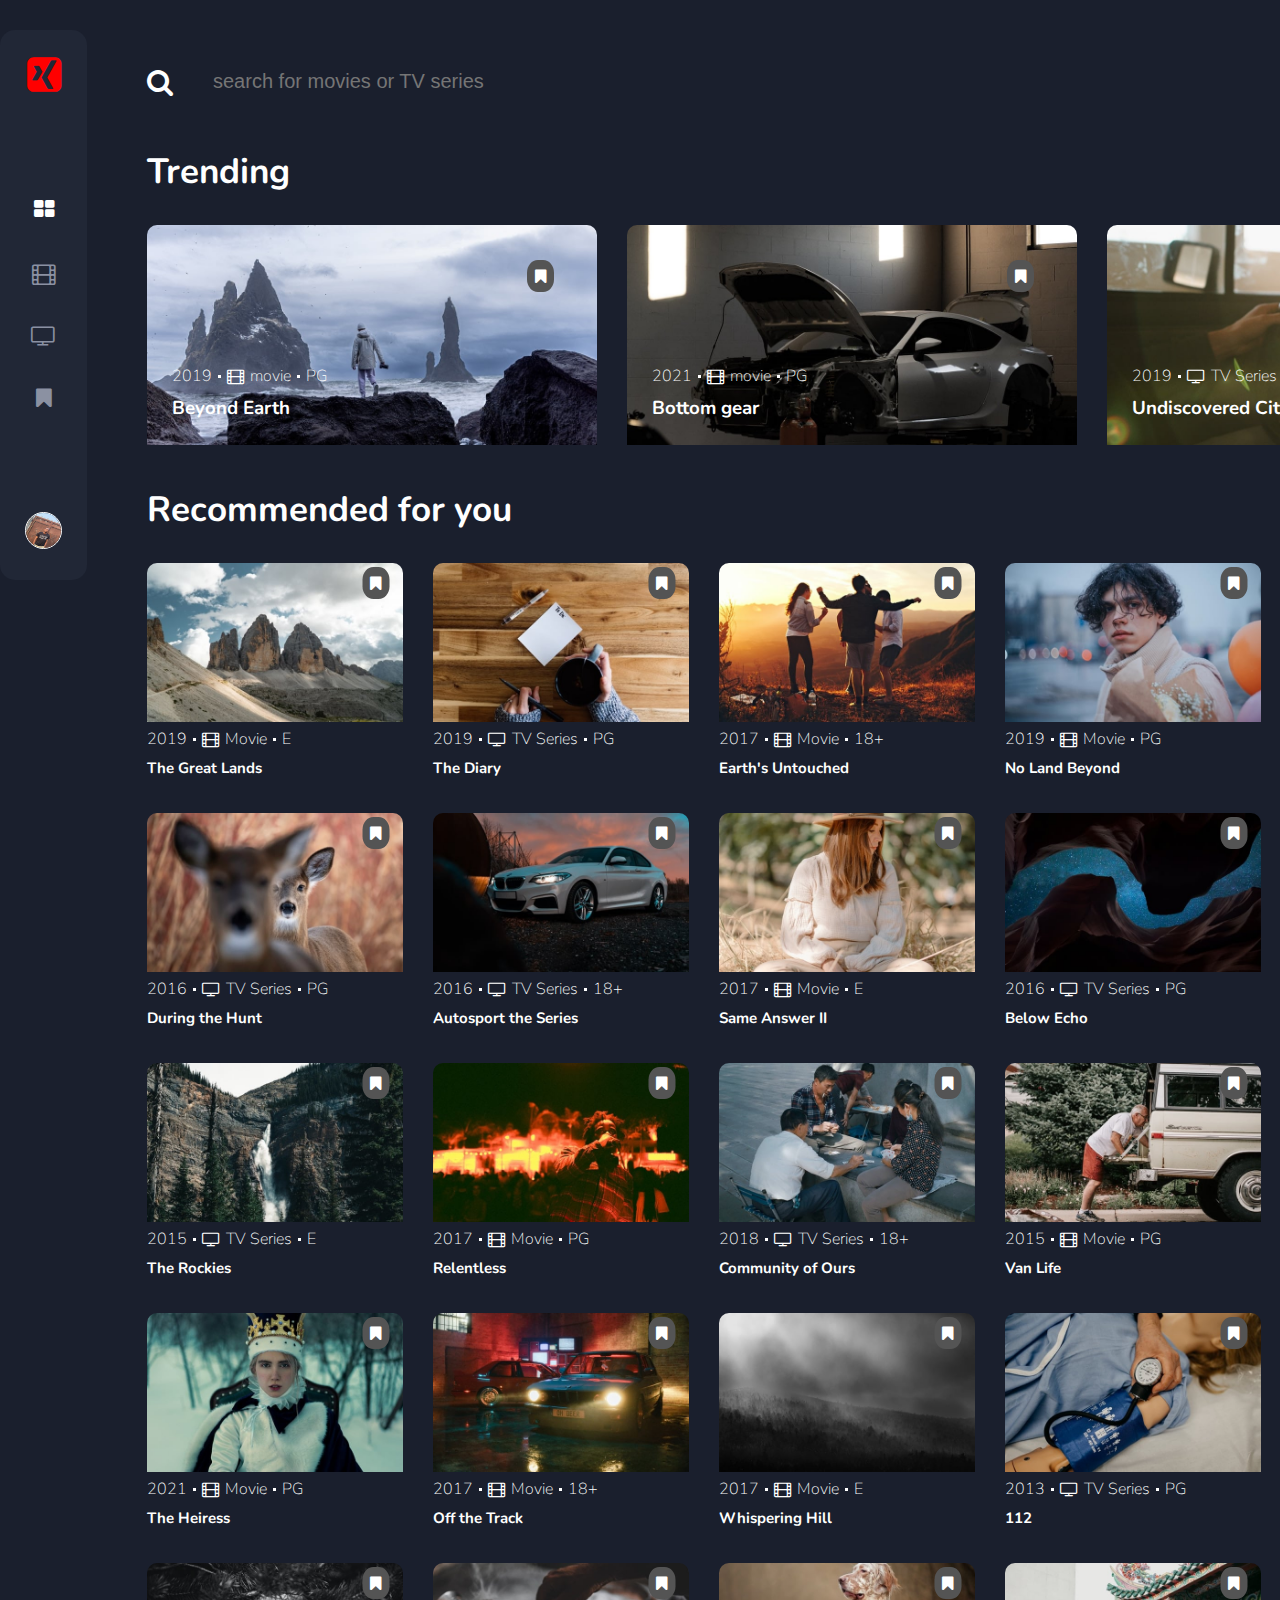
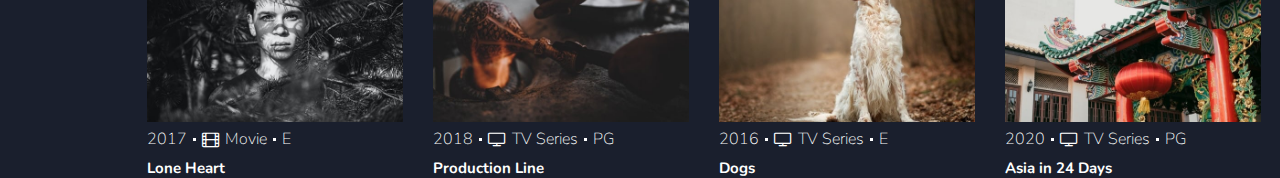
<file: web app/index.html>
<!DOCTYPE html>
<html lang="en">
<head>
    <meta charset="UTF-8">
    <meta http-equiv="X-UA-Compatible" content="IE=edge">
    <meta name="viewport" content="width=device-width, initial-scale=1.0">
    <title>web app</title>
    <link rel="stylesheet" href="style.css">
    <link rel="stylesheet" href="https://cdnjs.cloudflare.com/ajax/libs/font-awesome/4.7.0/css/font-awesome.min.css">

</head>
<body>
    <div class="sectionall">

        <div class="menu">
        
                <div class="first">
                    <a href="index.html"><i class="fa fa-xing-square" id="board"></i></a>
                </div>
        
                <div class="ico">
                    <a href="index.html"><i class=" fa fa-th-large" id="large"></i></a>
                    <i class="fa fa-film"  id="film" onclick="myCar('film')"></i>
                    <i class="fa fa-tv"  id="tv"   onclick="myCar('tv')" ></i>
                    <i class="fa fa-bookmark" id="bookmark"  onclick="myCar('bookmark')"></i>
                </div>
            
            
           
            <div class="img">
                <img src="images/img1.jpg" class="img1">  
           </div>
           

        </div>
    
       <a href="login.html"><div class="bota">
            <p>Logout</p>
            <i class="fa fa-arrow-right"></i>
        </div></a>

<div class="section1">
    
    <div class="sear">
        <i class="fa fa-search" id="sea"  ></i>
        <input type="text" value="" placeholder="search for movies or TV series" class="inp">
    </div>


<!--trending section-->

<div class="trend">
    <h1 class="tren">Trending</h1>
    <div class="trenimg">
      
            <div class="moon">
                <img src="images/earth.jpg" class="po" >

                <div class="overlay">
                    <div class="bo">
                        <i class="fa fa-bookmark  boo"></i>
                    </div>
                   
                    <div class="pg">
                        <div class="des">
                            <p class="lo">2019</p>
                            <span class="te"></span>
                            <i class="fa fa-film"></i>
                            <p class="mo">movie</p>
                            <span class="te"></span>
                            <p class="seri">PG</p>
                        </div>
                       
                        <h3 class="tit">Beyond Earth</h3>
                    </div>
                    
                </div>


                <div class="yu">
                    <div class="ty">
                        <i class="fa fa-play-circle"></i>
                        <h3>Play</h3>
                    </div>
                    
                </div>   
        </div>
    
    
       
      <div class="moon">
        <img src="images/gear.jpg" class="po">
        
        <div class="overlay">
            <div class="bo">
                <i class="fa fa-bookmark  boo"></i>
            </div>
           
            <div class="pg">
                <div class="des">
                    <p class="lo">2021</p>
                    <span class="te"></span>
                    <i class="fa fa-film"></i>
                    <p class="mo">movie</p>
                    <span class="te"></span>
                    <p class="seri">PG</p>
                </div>
               
                <h3 class="tit">Bottom gear</h3>
            </div>
            
        </div>

        
        <div class="yu">
            <div class="ty">
                <i class="fa fa-play-circle"></i>
                <h3>Play</h3>
            </div>
            
        </div>
      </div>

      
       <div class="moon">
        <img src="images/cities.jpg" class="po">
        <div class="overlay">
            <div class="bo">
                <i class="fa fa-bookmark  boo"></i>
            </div>
            <div class="pg">
                <div class="des">
                    <p class="lo">2019</p>
                    <span class="te"></span>
                    <i class="fa fa-tv"></i>
                    <p class="mo">TV Series</p>
                    <span class="te"></span>
                    <p class="seri">E</p>
                </div>
               
                <h3 class="tit">Undiscovered Cities </h3>
            </div>
            
        </div>

        
        <div class="yu">
            <div class="ty">
                <i class="fa fa-play-circle"></i>
                <h3>Play</h3>
            </div>
            
        </div>
       </div>


       <div class="moon">
        <img src="images/1998.jpg" class="po">
       
        <div class="overlay">
            <div class="bo">
                <i class="fa fa-bookmark  boo"></i>
            </div>
           
            <div class="pg">
                <div class="des">
                    <p class="lo">2021</p>
                    <span class="te"></span>
                    <i class="fa fa-film"></i>
                    <p class="mo">movie</p>
                    <span class="te"></span>
                    <p class="seri">18+</p>
                </div>
               
                <h3 class="tit">1998 </h3>
            </div>
            
        </div>

        
        <div class="yu">
            <div class="ty">
                <i class="fa fa-play-circle"></i>
                <h3>Play</h3>
            </div>
            
        </div>
       </div>

       <div class="moon">
        <img src="images/moon.jpg"  class="po">

        <div class="overlay">
            <div class="bo">
                <i class="fa fa-bookmark  boo"></i>
            </div>
           

            <div class="pg">
                <div class="des">
                    <p class="lo">2018</p>
                    <span class="te"></span>
                    <i class="fa fa-tv"></i>
                    <p class="mo">Tv series</p>
                    <span class="te"></span>
                    <p class="seri">PG</p>
                </div>
               
                <h3 class="tit">Dark Side of the Moon</h3>
            </div>
            
        </div>

        
        <div class="yu">
            <div class="ty">
                <i class="fa fa-play-circle"></i>
                <h3>Play</h3>
            </div>
            
        </div>
       </div>
      

    </div>
</div>



<!--recommemded section-->




<div class="lol">
    <div class="mova">
        <h1 class="lai">Movies</h1>
        <div class="movieimg">
    
    <div class="beyondo" id ="movie">
    <div class="beyond">
    
        <img src="images/lands.jpg" class="ima">
        
        
            <div class="mark">
                <i class="fa fa-bookmark  mar"></i>
            </div>
       
    
        <div class="yu">
            <div class="ty">
                <i class="fa fa-play-circle"></i>
                <h3>Play</h3>
            </div>
            
        </div>
    
    </div>
    
        
    <div class="ya">
        <div class="de">
            <p class="dat">2019</p>
            <span class="spa1"></span>
            <i class="fa fa-film  movieic"></i>
            <p class="genre">Movie</p>
            <span class="spa2"></span>
            <p class="type">E</p>
        </div>
       
        <h3 class="title">The Great Lands</h3>
    </div>
    </div>
    
    
    
            <div class="beyondo"  id="movie">
    
                <div class="beyond">
    
                    <img src="images/untouched.jpg" class="ima">
                            
            <div class="mark">
                <i class="fa fa-bookmark  mar"></i>
            </div>
       
    
        <div class="yu">
            <div class="ty">
                <i class="fa fa-play-circle"></i>
                <h3>Play</h3>
            </div>
            
        </div>
                    
                </div>
    
                              
    <div class="ya">
    
        <div class="de">
            <p class="dat">2017</p>
            <span class="spa1"></span>
            <i class="fa fa-film  movieic"></i>
            <p class="genre">Movie</p>
            <span class="spa2"></span>
            <p class="type">18+</p>
        </div>
       
        <h3 class="title">Earth's Untouched</h3>
    </div>
    
            </div>
        </div>
            
    
    <div class="movieimg">
            <div class="beyondo" id="movie">
    
                <div class="beyond">
    
                    <img src="images/beyond.jpg" class="ima">
                                  
            <div class="mark">
                <i class="fa fa-bookmark  mar"></i>
            </div>
       
    
        <div class="yu">
            <div class="ty">
                <i class="fa fa-play-circle"></i>
                <h3>Play</h3>
            </div>
            
        </div>
                    
                </div>
    
     <div class="ya">
    
        <div class="de">
            <p class="dat">2019</p>
            <span class="spa1"></span>
            <i class="fa fa-film  movieic"></i>
            <p class="genre">Movie</p>
            <span class="spa2"></span>
            <p class="type">PG</p>
        </div>
       
        <h3 class="title" >No Land Beyond</h3>
    </div>
                
            </div>
    
    
    
            
            <div class="beyondo" id="movie">
            
                <div class="beyond">
    
                    <img src="images/answer.jpg" class="ima">
                            
            <div class="mark">
                <i class="fa fa-bookmark  mar"></i>
            </div>
       
    
        <div class="yu">
            <div class="ty">
                <i class="fa fa-play-circle"></i>
                <h3>Play</h3>
            </div>
            
        </div>
                    
                </div>
    
                              
    <div class="ya">
    
        <div class="de">
            <p class="dat">2017</p>
            <span class="spa1"></span>
            <i class="fa fa-film  movieic"></i>
            <p class="genre">Movie</p>
            <span class="spa2"></span>
            <p class="type">E</p>
        </div>
       
        <h3 class="title">Same Answer II</h3>
    </div>
    
            </div>
            
            
        </div>
    
    
    
    
    
    
    
        
        <div class="movieimg">
            
    
            <div class="beyondo"  id="movie">
    
                <div class="beyond">
    
                    <img src="images/relentless.jpg" class="ima">
    
                    
            <div class="mark">
                <i class="fa fa-bookmark  mar"></i>
            </div>
       
    
        <div class="yu">
            <div class="ty">
                <i class="fa fa-play-circle"></i>
                <h3>Play</h3>
            </div>
            
        </div>
                    
                    
                </div>
    
    
                     
    <div class="ya">
    
        <div class="de">
            <p class="dat">2017</p>
            <span class="spa1"></span>
            <i class="fa fa-film  movieic"></i>
            <p class="genre">Movie</p>
            <span class="spa2"></span>
            <p class="type">PG</p>
        </div>
       
        <h3 class="title">Relentless</h3>
    </div>
            </div>
            
    
    
    
            <div class="beyondo" id="movie">
    
                <div class="beyond">
    
                    <img src="images/vanlife.jpg" class="ima">
                                  
            <div class="mark">
                <i class="fa fa-bookmark  mar"></i>
            </div>
       
    
        <div class="yu">
            <div class="ty">
                <i class="fa fa-play-circle"></i>
                <h3>Play</h3>
            </div>
            
        </div>
                    
                </div>
    
     <div class="ya">
        <div class="de">
            <p class="dat">2015</p>
            <span class="spa1"></span>
            <i class="fa fa-film  movieic"></i>
            <p class="genre">Movie</p>
            <span class="spa2"></span>
            <p class="type">PG</p>
        </div>
       
        <h3 class="title">Van Life</h3>
    </div>
                
            </div>
            
            </div>

            <div class="movieimg">
            
        <div class="beyondo"  id="movie">
    
            <div class="beyond">
        
                <img src="images/heiress.jpg" class="ima">
                
                
                    <div class="mark">
                        <i class="fa fa-bookmark  mar"></i>
                    </div>
               
        
                <div class="yu">
                    <div class="ty">
                        <i class="fa fa-play-circle"></i>
                        <h3>Play</h3>
                    </div>
                    
                </div>
        
            </div>
        
                
            <div class="ya">
                <div class="de">
                    <p class="dat">2021</p>
                    <span class="spa1"></span>
                    <i class="fa fa-film  movieic"></i>
                    <p class="genre">Movie</p>
                    <span class="spa2"></span>
                    <p class="type">PG</p>
                </div>
               
                <h3 class="title">The Heiress</h3>
            </div>
        </div>
        
        
                    <div class="beyondo" id="movie">
        
                        <div class="beyond">
        
                            <img src="images/track.jpg" class="ima">
        
                            
                    <div class="mark">
                        <i class="fa fa-bookmark  mar"></i>
                    </div>
               
        
                <div class="yu">
                    <div class="ty">
                        <i class="fa fa-play-circle"></i>
                        <h3>Play</h3>
                    </div>
                    
                </div>
                            
                            
                        </div>
        
        
                             
            <div class="ya">
        
                <div class="de">
                    <p class="dat">2017</p>
                    <span class="spa1"></span>
                    <i class="fa fa-film  movieic"></i>
                    <p class="genre">Movie</p>
                    <span class="spa2"></span>
                    <p class="type">18+</p>
                </div>
               
                <h3 class="title">Off the Track</h3>
            </div>
                    </div>
                    
        </div>
    
    
        
        
        <div class="movieimg">
                    <div class="beyondo" id="movie">
        
                        <div class="beyond">
        
                            <img src="images/hill.jpg" class="ima">
                                    
                    <div class="mark">
                        <i class="fa fa-bookmark  mar"></i>
                    </div>
               
        
                <div class="yu">
                    <div class="ty">
                        <i class="fa fa-play-circle"></i>
                        <h3>Play</h3>
                    </div>
                    
                </div>
                            
                        </div>
        
                                      
            <div class="ya">
                <div class="de">
                    <p class="dat">2017</p>
                    <span class="spa1"></span>
                    <i class="fa fa-film  movieic"></i>
                    <p class="genre">Movie</p>
                    <span class="spa2"></span>
                    <p class="type">E</p>
                </div>
        
               
                <h3 class="title">Whispering Hill</h3>
            </div>
            
                    </div>
    
                    <div class="beyondo">
    
    
                        <div class="beyond" id="movie">
                    
                            <img src="images/heart.jpg" class="ima">
                            
                            
                                <div class="mark">
                                    <i class="fa fa-bookmark  mar"></i>
                                </div>
                           
                    
                            <div class="yu">
                                <div class="ty">
                                    <i class="fa fa-play-circle"></i>
                                    <h3>Play</h3>
                                </div>
                                
                            </div>
                    
                        </div>
                    
                            
                        <div class="ya">
                    
                            <div class="de">
                                <p class="dat">2017</p>
                                <span class="spa1"></span>
                                <i class="fa fa-film  movieic"></i>
                                <p class="genre">Movie</p>
                                <span class="spa2"></span>
                                <p class="type">E</p>
                            </div>
                           
                            <h3 class="title">Lone Heart</h3>
                        </div>
                    </div>
                    
        </div>
                    
            
            
    </div>
    
</div>




































































































<div class="lola">
    <div class="tva">
        <h1 class="lai">Tv series</h1>
        <div class="tvimg">
    
            <div class="beyondo">

                <div class="beyond">

                    <img src="images/diary.jpg" class="ima">

                    
            <div class="mark">
                <i class="fa fa-bookmark  mar"></i>
            </div>
       

        <div class="yu">
            <div class="ty">
                <i class="fa fa-play-circle"></i>
                <h3>Play</h3>
            </div>
            
        </div>
                    
                    
                </div>


                     
    <div class="ya">
        <div class="de">
            <p class="dat">2019</p>
            <span class="spa1"></span>
            <i class="fa fa-tv  movieic"></i>
            <p class="genre">TV Series</p>
            <span class="spa2"></span>
            <p class="type">PG</p>
        </div>
        <h3 class="title">The Diary</h3>
    </div>
            </div>

 
        
            <div class="beyondo">
        
                <div class="beyond">
            
                    <img src="images/hunt.jpg" class="ima">
                    
                    
                        <div class="mark">
                            <i class="fa fa-bookmark  mar"></i>
                        </div>
                   
            
                    <div class="yu">
                        <div class="ty">
                            <i class="fa fa-play-circle"></i>
                            <h3>Play</h3>
                        </div>
                        
                    </div>
            
                </div>
            
                    
                <div class="ya">
            
                    <div class="de">
                        <p class="dat">2016</p>
                        <span class="spa1"></span>
                        <i class="fa fa-tv  movieic"></i>
                        <p class="genre">TV Series</p>
                        <span class="spa2"></span>
                        <p class="type">PG</p>
                    </div>
                   
                    <h3 class="title">During the Hunt</h3>
                </div>
            </div>
            
        </div>






        <div class="tvimg">
                        <div class="beyondo">
            
                            <div class="beyond">
            
                                <img src="images/series.jpg" class="ima">
            
                                
                        <div class="mark">
                            <i class="fa fa-bookmark  mar"></i>
                        </div>
                   
            
                    <div class="yu">
                        <div class="ty">
                            <i class="fa fa-play-circle"></i>
                            <h3>Play</h3>
                        </div>
                        
                    </div>
                                
                                
                            </div>
            
            
                                 
                <div class="ya">
            
                    <div class="de">
                        <p class="dat">2016</p>
                        <span class="spa1"></span>
                        <i class="fa fa-tv  movieic"></i>
                        <p class="genre">TV Series</p>
                        <span class="spa2"></span>
                        <p class="type">18+</p>
                    </div>
                   
                    <h3 class="title">Autosport the Series</h3>
                </div>
                        </div>
                        
            
            
        
                        <div class="beyondo">
            
                            <div class="beyond">
            
                                <img src="images/echo.jpg" class="ima">
                                              
                        <div class="mark">
                            <i class="fa fa-bookmark  mar"></i>
                        </div>
                   
            
                    <div class="yu">
                        <div class="ty">
                            <i class="fa fa-play-circle"></i>
                            <h3>Play</h3>
                        </div>
                        
                    </div>
                                
                            </div>
            
                 <div class="ya">
            
                    <div class="de">
                        <p class="dat">2016</p>
                        <span class="spa1"></span>
                        <i class="fa fa-tv  movieic"></i>
                        <p class="genre">TV Series</p>
                        <span class="spa2"></span>
                        <p class="type">PG</p>
                    </div>
                   
                    <h3 class="title">Below Echo</h3>
                </div>
                            
                        </div>
                        
                    </div>



                    <div class="tvimg">

                        <div class="beyondo">


                            <div class="beyond">
                        
                                <img src="images/rokkies.jpg" class="ima">
                                
                                
                                    <div class="mark">
                                        <i class="fa fa-bookmark  mar"></i>
                                    </div>
                               
                        
                                <div class="yu">
                                    <div class="ty">
                                        <i class="fa fa-play-circle"></i>
                                        <h3>Play</h3>
                                    </div>
                                    
                                </div>
                        
                            </div>
                        
                                
                            <div class="ya">
                        
                                
                                <div class="de">
                                    <p class="dat">2015</p>
                                    <span class="spa1"></span>
                                    <i class="fa fa-tv  movieic"></i>
                                    <p class="genre">TV Series</p>
                                    <span class="spa2"></span>
                                    <p class="type">E</p>
                                </div>
                               
                                <h3 class="title">The Rockies</h3>
                            </div>
                        </div>
                        
                        
                                    
                                    <div class="beyondo">
                        
                                        <div class="beyond">
                        
                                            <img src="images/ours.jpg" class="ima">
                                                    
                                    <div class="mark">
                                        <i class="fa fa-bookmark  mar"></i>
                                    </div>
                               
                        
                                <div class="yu">
                                    <div class="ty">
                                        <i class="fa fa-play-circle"></i>
                                        <h3>Play</h3>
                                    </div>
                                    
                                </div>
                                            
                                        </div>
                        
                                                      
                            <div class="ya">
                        
                                <div class="de">
                                    <p class="dat">2018</p>
                                    <span class="spa1"></span>
                                    <i class="fa fa-tv  movieic"></i>
                                    <p class="genre">TV Series</p>
                                    <span class="spa2"></span>
                                    <p class="type">18+</p>
                                </div>
                               
                                <h3 class="title">Community of Ours</h3>
                            </div>
                            
                                    </div>
                                    
                    </div>





<div class="tvimg">


    
    <div class="beyondo">

        <div class="beyond">

            <img src="images/one one.jpg" class="ima">
                          
    <div class="mark">
        <i class="fa fa-bookmark  mar"></i>
    </div>


<div class="yu">
    <div class="ty">
        <i class="fa fa-play-circle"></i>
        <h3>Play</h3>
    </div>
    
</div>
            
        </div>

<div class="ya">

<div class="de">
    <p class="dat">2013</p>
    <span class="spa1"></span>
    <i class="fa fa-tv  movieic"></i>
    <p class="genre">TV Series</p>
    <span class="spa2"></span>
    <p class="type">PG</p>
</div>


<h3 class="title">112</h3>
</div>
        
    </div>





    
    <div class="beyondo">

        <div class="beyond">

            <img src="images/line.jpg" class="ima">

            
    <div class="mark">
        <i class="fa fa-bookmark  mar"></i>
    </div>


<div class="yu">
    <div class="ty">
        <i class="fa fa-play-circle"></i>
        <h3>Play</h3>
    </div>
    
</div>
            
            
        </div>


             
<div class="ya">
<div class="de">
    <p class="dat">2018</p>
    <span class="spa1"></span>
    <i class="fa fa-tv  movieic"></i>
    <p class="genre">TV Series</p>
    <span class="spa2"></span>
    <p class="type">PG</p>
</div>

<h3 class="title">Production Line</h3>
</div>
    </div>
    




</div>
















<div class="tvimg">
    
    <div class="beyondo">

        <div class="beyond">

            <img src="images/24 days.jpg" class="ima">
                          
    <div class="mark">
        <i class="fa fa-bookmark  mar"></i>
    </div>


<div class="yu">
    <div class="ty">
        <i class="fa fa-play-circle"></i>
        <h3>Play</h3>
    </div>
    
</div>
            
        </div>

<div class="ya">
<div class="de">
    <p class="dat">2020</p>
    <span class="spa1"></span>
    <i class="fa fa-tv  movieic"></i>
    <p class="genre">TV Series</p>
    <span class="spa2"></span>
    <p class="type">PG</p>
</div>

<h3 class="title">Asia in 24 Days</h3>
</div>
        
    </div>



    
    <div class="beyondo">

        <div class="beyond">

            <img src="images/dogs.jpg" class="ima">
                    
    <div class="mark">
        <i class="fa fa-bookmark  mar"></i>
    </div>


<div class="yu">
    <div class="ty">
        <i class="fa fa-play-circle"></i>
        <h3>Play</h3>
    </div>
    
</div>
            
        </div>

                      
<div class="ya">
<div class="de">
    <p class="dat">2016</p>
    <span class="spa1"></span>
    <i class="fa fa-tv  movieic"></i>
    <p class="genre">TV Series</p>
    <span class="spa2"></span>
    <p class="type">E</p>
</div>

<h3 class="title">Dogs</h3>
</div>

    </div>
    
</div>



     
            
    </div>
    
</div>
















































<!--sect1-->
    <div class="reco">
        <h1 class="rec">Recommended for you</h1>
        <div class="recoimg">

<div class="beyondo">
    <div class="beyond">

        <img src="images/lands.jpg" class="ima">
        
        
            <div class="mark">
                <i class="fa fa-bookmark  mar"></i>
            </div>
       

        <div class="yu">
            <div class="ty">
                <i class="fa fa-play-circle"></i>
                <h3>Play</h3>
            </div>
            
        </div>

    </div>

        
    <div class="ya">
        <div class="de">
            <p class="dat">2019</p>
            <span class="spa1"></span>
            <i class="fa fa-film  movieic"></i>
            <p class="genre">Movie</p>
            <span class="spa2"></span>
            <p class="type">E</p>
        </div>
       
        <h3 class="title">The Great Lands</h3>
    </div>
</div>


            <div class="beyondo">

                <div class="beyond">

                    <img src="images/diary.jpg" class="ima">

                    
            <div class="mark">
                <i class="fa fa-bookmark  mar"></i>
            </div>
       

        <div class="yu">
            <div class="ty">
                <i class="fa fa-play-circle"></i>
                <h3>Play</h3>
            </div>
            
        </div>
                    
                    
                </div>


                     
    <div class="ya">
        <div class="de">
            <p class="dat">2019</p>
            <span class="spa1"></span>
            <i class="fa fa-tv  movieic"></i>
            <p class="genre">TV Series</p>
            <span class="spa2"></span>
            <p class="type">PG</p>
        </div>
        <h3 class="title">The Diary</h3>
    </div>
            </div>
            



            <div class="beyondo">

                <div class="beyond">

                    <img src="images/untouched.jpg" class="ima">
                            
            <div class="mark">
                <i class="fa fa-bookmark  mar"></i>
            </div>
       

        <div class="yu">
            <div class="ty">
                <i class="fa fa-play-circle"></i>
                <h3>Play</h3>
            </div>
            
        </div>
                    
                </div>

                              
    <div class="ya">

        <div class="de">
            <p class="dat">2017</p>
            <span class="spa1"></span>
            <i class="fa fa-film  movieic"></i>
            <p class="genre">Movie</p>
            <span class="spa2"></span>
            <p class="type">18+</p>
        </div>
       
        <h3 class="title">Earth's Untouched</h3>
    </div>
    
            </div>
            


            <div class="beyondo">

                <div class="beyond">

                    <img src="images/beyond.jpg" class="ima">
                                  
            <div class="mark">
                <i class="fa fa-bookmark  mar"></i>
            </div>
       

        <div class="yu">
            <div class="ty">
                <i class="fa fa-play-circle"></i>
                <h3>Play</h3>
            </div>
            
        </div>
                    
                </div>

     <div class="ya">

        <div class="de">
            <p class="dat">2019</p>
            <span class="spa1"></span>
            <i class="fa fa-film  movieic"></i>
            <p class="genre">Movie</p>
            <span class="spa2"></span>
            <p class="type">PG</p>
        </div>
       
        <h3 class="title" >No Land Beyond</h3>
    </div>
                
            </div>
            
        </div>
    </div>



    <!--sect2-->



        <div class="recoimg">
<div class="beyondo">


    <div class="beyond">

        <img src="images/hunt.jpg" class="ima">
        
        
            <div class="mark">
                <i class="fa fa-bookmark  mar"></i>
            </div>
       

        <div class="yu">
            <div class="ty">
                <i class="fa fa-play-circle"></i>
                <h3>Play</h3>
            </div>
            
        </div>

    </div>

        
    <div class="ya">

        <div class="de">
            <p class="dat">2016</p>
            <span class="spa1"></span>
            <i class="fa fa-tv  movieic"></i>
            <p class="genre">TV Series</p>
            <span class="spa2"></span>
            <p class="type">PG</p>
        </div>
       
        <h3 class="title">During the Hunt</h3>
    </div>
</div>


            <div class="beyondo">

                <div class="beyond">

                    <img src="images/series.jpg" class="ima">

                    
            <div class="mark">
                <i class="fa fa-bookmark  mar"></i>
            </div>
       

        <div class="yu">
            <div class="ty">
                <i class="fa fa-play-circle"></i>
                <h3>Play</h3>
            </div>
            
        </div>
                    
                    
                </div>


                     
    <div class="ya">

        <div class="de">
            <p class="dat">2016</p>
            <span class="spa1"></span>
            <i class="fa fa-tv  movieic"></i>
            <p class="genre">TV Series</p>
            <span class="spa2"></span>
            <p class="type">18+</p>
        </div>
       
        <h3 class="title">Autosport the Series</h3>
    </div>
            </div>
            



            <div class="beyondo">

                <div class="beyond">

                    <img src="images/answer.jpg" class="ima">
                            
            <div class="mark">
                <i class="fa fa-bookmark  mar"></i>
            </div>
       

        <div class="yu">
            <div class="ty">
                <i class="fa fa-play-circle"></i>
                <h3>Play</h3>
            </div>
            
        </div>
                    
                </div>

                              
    <div class="ya">

        <div class="de">
            <p class="dat">2017</p>
            <span class="spa1"></span>
            <i class="fa fa-film  movieic"></i>
            <p class="genre">Movie</p>
            <span class="spa2"></span>
            <p class="type">E</p>
        </div>
       
        <h3 class="title">Same Answer II</h3>
    </div>
    
            </div>
            


            <div class="beyondo">

                <div class="beyond">

                    <img src="images/echo.jpg" class="ima">
                                  
            <div class="mark">
                <i class="fa fa-bookmark  mar"></i>
            </div>
       

        <div class="yu">
            <div class="ty">
                <i class="fa fa-play-circle"></i>
                <h3>Play</h3>
            </div>
            
        </div>
                    
                </div>

     <div class="ya">

        <div class="de">
            <p class="dat">2016</p>
            <span class="spa1"></span>
            <i class="fa fa-tv  movieic"></i>
            <p class="genre">TV Series</p>
            <span class="spa2"></span>
            <p class="type">PG</p>
        </div>
       
        <h3 class="title">Below Echo</h3>
    </div>
                
            </div>
            
        </div>
    

    <!--sect3-->


    
    
        <div class="recoimg">
<div class="beyondo">


    <div class="beyond">

        <img src="images/rokkies.jpg" class="ima">
        
        
            <div class="mark">
                <i class="fa fa-bookmark  mar"></i>
            </div>
       

        <div class="yu">
            <div class="ty">
                <i class="fa fa-play-circle"></i>
                <h3>Play</h3>
            </div>
            
        </div>

    </div>

        
    <div class="ya">

        
        <div class="de">
            <p class="dat">2015</p>
            <span class="spa1"></span>
            <i class="fa fa-tv  movieic"></i>
            <p class="genre">TV Series</p>
            <span class="spa2"></span>
            <p class="type">E</p>
        </div>
       
        <h3 class="title">The Rockies</h3>
    </div>
</div>


            <div class="beyondo">

                <div class="beyond">

                    <img src="images/relentless.jpg" class="ima">

                    
            <div class="mark">
                <i class="fa fa-bookmark  mar"></i>
            </div>
       

        <div class="yu">
            <div class="ty">
                <i class="fa fa-play-circle"></i>
                <h3>Play</h3>
            </div>
            
        </div>
                    
                    
                </div>


                     
    <div class="ya">

        <div class="de">
            <p class="dat">2017</p>
            <span class="spa1"></span>
            <i class="fa fa-film  movieic"></i>
            <p class="genre">Movie</p>
            <span class="spa2"></span>
            <p class="type">PG</p>
        </div>
       
        <h3 class="title">Relentless</h3>
    </div>
            </div>
            



            <div class="beyondo">

                <div class="beyond">

                    <img src="images/ours.jpg" class="ima">
                            
            <div class="mark">
                <i class="fa fa-bookmark  mar"></i>
            </div>
       

        <div class="yu">
            <div class="ty">
                <i class="fa fa-play-circle"></i>
                <h3>Play</h3>
            </div>
            
        </div>
                    
                </div>

                              
    <div class="ya">

        <div class="de">
            <p class="dat">2018</p>
            <span class="spa1"></span>
            <i class="fa fa-tv  movieic"></i>
            <p class="genre">TV Series</p>
            <span class="spa2"></span>
            <p class="type">18+</p>
        </div>
       
        <h3 class="title">Community of Ours</h3>
    </div>
    
            </div>
            


            <div class="beyondo">

                <div class="beyond">

                    <img src="images/vanlife.jpg" class="ima">
                                  
            <div class="mark">
                <i class="fa fa-bookmark  mar"></i>
            </div>
       

        <div class="yu">
            <div class="ty">
                <i class="fa fa-play-circle"></i>
                <h3>Play</h3>
            </div>
            
        </div>
                    
                </div>

     <div class="ya">
        <div class="de">
            <p class="dat">2015</p>
            <span class="spa1"></span>
            <i class="fa fa-film  movieic"></i>
            <p class="genre">Movie</p>
            <span class="spa2"></span>
            <p class="type">PG</p>
        </div>
       
        <h3 class="title">Van Life</h3>
    </div>
                
            </div>
            
        </div>
    
    

    <!--sect4-->


    
    
        <div class="recoimg">
<div class="beyondo">


    <div class="beyond">

        <img src="images/heiress.jpg" class="ima">
        
        
            <div class="mark">
                <i class="fa fa-bookmark  mar"></i>
            </div>
       

        <div class="yu">
            <div class="ty">
                <i class="fa fa-play-circle"></i>
                <h3>Play</h3>
            </div>
            
        </div>

    </div>

        
    <div class="ya">
        <div class="de">
            <p class="dat">2021</p>
            <span class="spa1"></span>
            <i class="fa fa-film  movieic"></i>
            <p class="genre">Movie</p>
            <span class="spa2"></span>
            <p class="type">PG</p>
        </div>
       
        <h3 class="title">The Heiress</h3>
    </div>
</div>


            <div class="beyondo">

                <div class="beyond">

                    <img src="images/track.jpg" class="ima">

                    
            <div class="mark">
                <i class="fa fa-bookmark  mar"></i>
            </div>
       

        <div class="yu">
            <div class="ty">
                <i class="fa fa-play-circle"></i>
                <h3>Play</h3>
            </div>
            
        </div>
                    
                    
                </div>


                     
    <div class="ya">

        <div class="de">
            <p class="dat">2017</p>
            <span class="spa1"></span>
            <i class="fa fa-film  movieic"></i>
            <p class="genre">Movie</p>
            <span class="spa2"></span>
            <p class="type">18+</p>
        </div>
       
        <h3 class="title">Off the Track</h3>
    </div>
            </div>
            



            <div class="beyondo">

                <div class="beyond">

                    <img src="images/hill.jpg" class="ima">
                            
            <div class="mark">
                <i class="fa fa-bookmark  mar"></i>
            </div>
       

        <div class="yu">
            <div class="ty">
                <i class="fa fa-play-circle"></i>
                <h3>Play</h3>
            </div>
            
        </div>
                    
                </div>

                              
    <div class="ya">
        <div class="de">
            <p class="dat">2017</p>
            <span class="spa1"></span>
            <i class="fa fa-film  movieic"></i>
            <p class="genre">Movie</p>
            <span class="spa2"></span>
            <p class="type">E</p>
        </div>

       
        <h3 class="title">Whispering Hill</h3>
    </div>
    
            </div>
            


            <div class="beyondo">

                <div class="beyond">

                    <img src="images/one one.jpg" class="ima">
                                  
            <div class="mark">
                <i class="fa fa-bookmark  mar"></i>
            </div>
       

        <div class="yu">
            <div class="ty">
                <i class="fa fa-play-circle"></i>
                <h3>Play</h3>
            </div>
            
        </div>
                    
                </div>

     <div class="ya">

        <div class="de">
            <p class="dat">2013</p>
            <span class="spa1"></span>
            <i class="fa fa-tv  movieic"></i>
            <p class="genre">TV Series</p>
            <span class="spa2"></span>
            <p class="type">PG</p>
        </div>
       
       
        <h3 class="title">112</h3>
    </div>
                
            </div>
            
        </div>
    
    
    <!--sect5-->


    
    
        <div class="recoimg">
<div class="beyondo">


    <div class="beyond">

        <img src="images/heart.jpg" class="ima">
        
        
            <div class="mark">
                <i class="fa fa-bookmark  mar"></i>
            </div>
       

        <div class="yu">
            <div class="ty">
                <i class="fa fa-play-circle"></i>
                <h3>Play</h3>
            </div>
            
        </div>

    </div>

        
    <div class="ya">

        <div class="de">
            <p class="dat">2017</p>
            <span class="spa1"></span>
            <i class="fa fa-film  movieic"></i>
            <p class="genre">Movie</p>
            <span class="spa2"></span>
            <p class="type">E</p>
        </div>
       
        <h3 class="title">Lone Heart</h3>
    </div>
</div>


            <div class="beyondo">

                <div class="beyond">

                    <img src="images/line.jpg" class="ima">

                    
            <div class="mark">
                <i class="fa fa-bookmark  mar"></i>
            </div>
       

        <div class="yu">
            <div class="ty">
                <i class="fa fa-play-circle"></i>
                <h3>Play</h3>
            </div>
            
        </div>
                    
                    
                </div>


                     
    <div class="ya">
        <div class="de">
            <p class="dat">2018</p>
            <span class="spa1"></span>
            <i class="fa fa-tv  movieic"></i>
            <p class="genre">TV Series</p>
            <span class="spa2"></span>
            <p class="type">PG</p>
        </div>
       
        <h3 class="title">Production Line</h3>
    </div>
            </div>
            



            <div class="beyondo">

                <div class="beyond">

                    <img src="images/dogs.jpg" class="ima">
                            
            <div class="mark">
                <i class="fa fa-bookmark  mar"></i>
            </div>
       

        <div class="yu">
            <div class="ty">
                <i class="fa fa-play-circle"></i>
                <h3>Play</h3>
            </div>
            
        </div>
                    
                </div>

                              
    <div class="ya">
        <div class="de">
            <p class="dat">2016</p>
            <span class="spa1"></span>
            <i class="fa fa-tv  movieic"></i>
            <p class="genre">TV Series</p>
            <span class="spa2"></span>
            <p class="type">E</p>
        </div>
       
        <h3 class="title">Dogs</h3>
    </div>
    
            </div>
            


            <div class="beyondo">

                <div class="beyond">

                    <img src="images/24 days.jpg" class="ima">
                                  
            <div class="mark">
                <i class="fa fa-bookmark  mar"></i>
            </div>
       

        <div class="yu">
            <div class="ty">
                <i class="fa fa-play-circle"></i>
                <h3>Play</h3>
            </div>
            
        </div>
                    
                </div>

     <div class="ya">
        <div class="de">
            <p class="dat">2020</p>
            <span class="spa1"></span>
            <i class="fa fa-tv  movieic"></i>
            <p class="genre">TV Series</p>
            <span class="spa2"></span>
            <p class="type">PG</p>
        </div>
       
        <h3 class="title">Asia in 24 Days</h3>
    </div>
                
            </div>
            

            
        </div>


   <div class="ato">
    
   </div>

   <div class="ou">
        
   </div>
        

    
</div>



</div>




    <script src="script.js"></script>
</body>
</html>
</file>
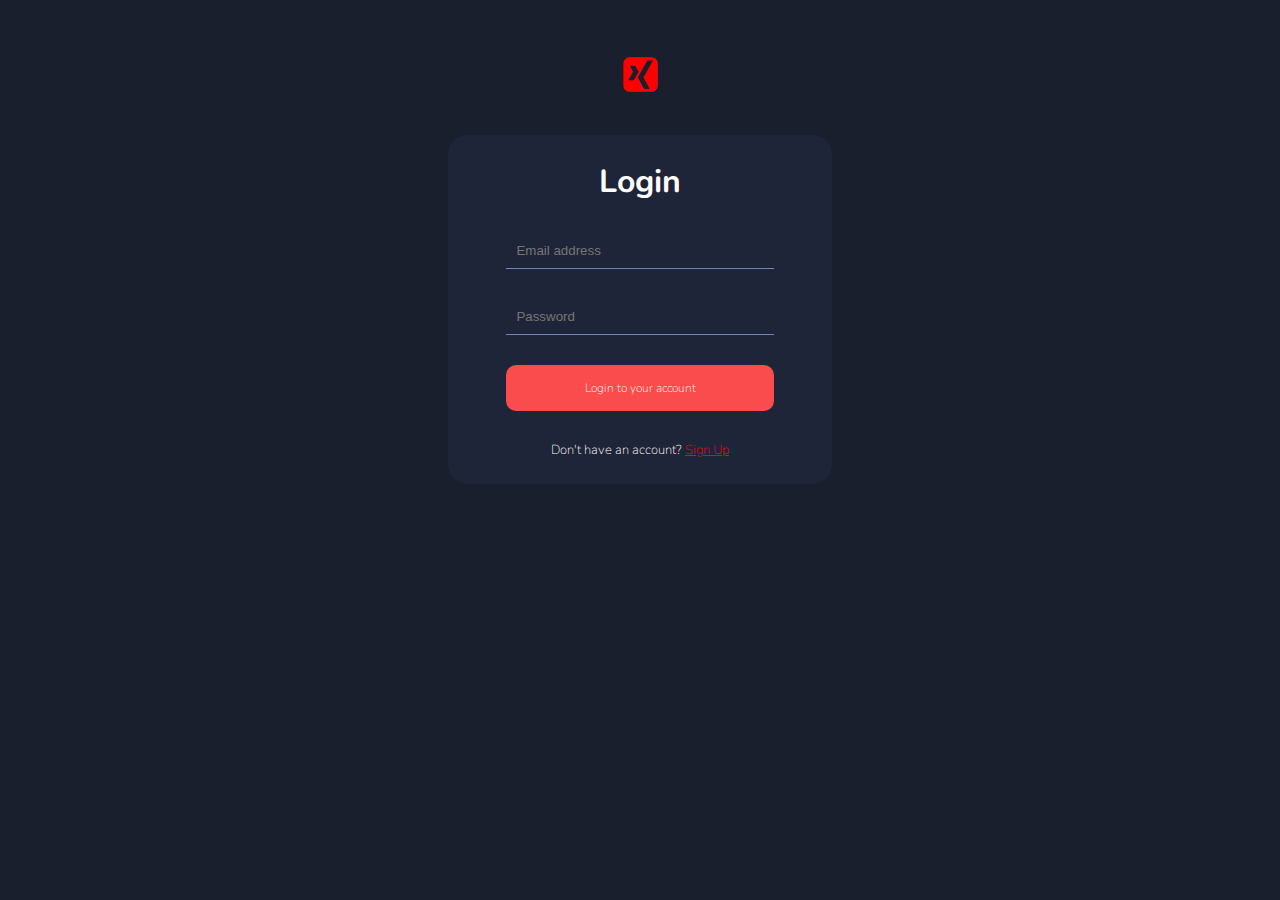
<file: web app/login.html>
<!DOCTYPE html>
<html lang="en">
<head>
    <meta charset="UTF-8">
    <meta http-equiv="X-UA-Compatible" content="IE=edge">
    <meta name="viewport" content="width=device-width, initial-scale=1.0">
    <title>login page</title>
    <link rel="stylesheet" href="style.css">
    <link rel="stylesheet" href="login.css">
    <link rel="stylesheet" href="https://cdnjs.cloudflare.com/ajax/libs/font-awesome/4.7.0/css/font-awesome.min.css">
</head>
<body>
    
    
        <div class="wrapper">
          <div class="logo">
            <i class="fa fa-xing-square" id="board"></i>
          </div>

          <div class="login">

            <form class="form">
              <h1 class="log">Login</h1>
              <div class="input-wrapper">
                <label class="email__wrapper">
                  <input type="text" name="email" id="email2" placeholder="Email address" required>
                  <p class="alert">Can't be empty</p>
                </label>
                <label class="password__wrapper">
                  <input type="password" name="password" id="password2" placeholder="Password" required>
                  <p class="alert">Can't be empty</p>
                </label>
              </div>
              <a href="#" id="btn2" onclick="Log()">
                Login to your account
            </a>
              <p class="fs">Don't have an account? <a class="red" href="signup.html">Sign Up</a></p>
            </form>
          </div>
        </div>
    





      <script src="login.js"></script>
</body>
</html>
</file>
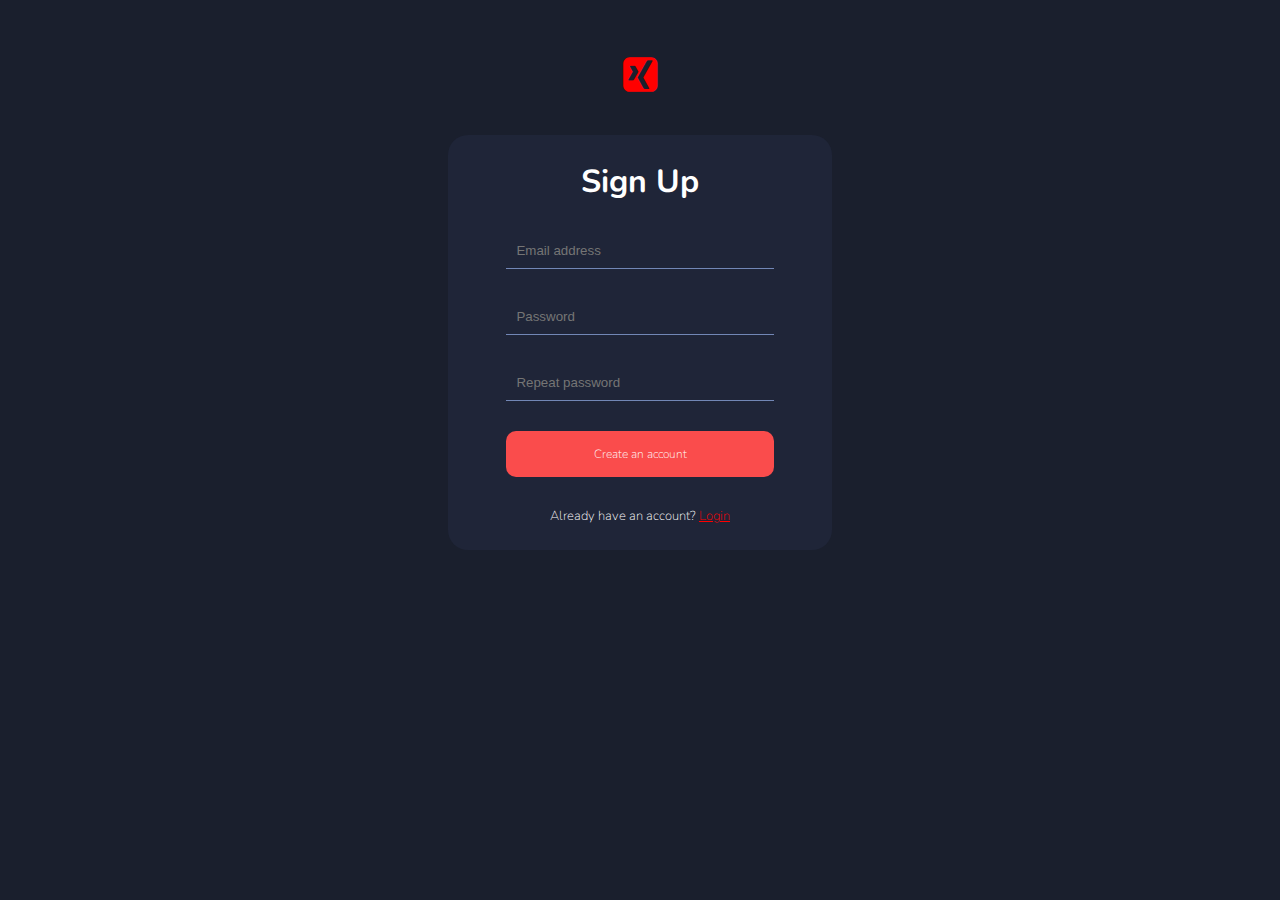
<file: web app/signup.html>
<!DOCTYPE html>
<html lang="en">
<head>
    <meta charset="UTF-8">
    <meta http-equiv="X-UA-Compatible" content="IE=edge">
    <meta name="viewport" content="width=device-width, initial-scale=1.0">
    <title>sign up</title>
    <link rel="stylesheet" href="style.css">
    <link rel="stylesheet" href="login.css">
    <link rel="stylesheet" href="https://cdnjs.cloudflare.com/ajax/libs/font-awesome/4.7.0/css/font-awesome.min.css">
</head>
<body>
    
    
        <div class="wrapper">
          <div class="logo">
            <i class="fa fa-xing-square" id="board"></i>
          </div>

           

          <div class="login">

            <form class="form">
              <h1 class="log">Sign Up</h1>
              <div class="input-wrapper">
                <label class="email__wrapper">
                  <input type="email" name="email" id="email" placeholder="Email address" required>
                  <p class="alert">Can't be empty</p>
                </label>
                <label class="password__wrapper">
                  <input type="password" name="password" id="password" placeholder="Password" required>
                  <p class="alert">Can't be empty</p>
                </label>

                <label class="input password__wrapper">
                    <input type="password" name="repeat_password" id="rpassword" placeholder="Repeat password" required>
                    <p class="alert">Can't be empty</p>
                  </label>
              </div>
              <a href="#" id="btn1" onclick="Creat()">
                Create an account

              </a> 
              <p class="fs">Already have an account? <a class="red" href="login.html">Login</a></p>
            </form>
          </div>
        </div>
    





      <script src="login.js"></script>
</body>
</html>
</file>
<file: web app/style.css>
@import url("https://fonts.googleapis.com/css2?family=Nunito:wght@200&display=swap");


:root{
    --ff-primary: "Nunito", sans-serif;
    
  }

*{
    margin: 0;
    padding: 0;
    box-sizing: border-box;
    
}

body{
    background-color: hsl(225, 26%, 14%);
    font-family: var(--ff-primary);
    font-weight: 100;
    overflow-x: hidden;
}


.menu{
    display: flex;
    flex-direction: column;
    justify-content: center;
    align-items: center;
    justify-content: space-between;
    padding: 25px;
    background-color: hsl(223, 25%, 17%); 
    width: 90px;
    height: 550px;
    border-radius: 15px;
  
}
.ico{
    display: flex;
    flex-direction: column;
    justify-content: center;
    align-items: center;
    gap: 40px;
}

#board{
    color: red;
    font-size:40px;

}

.ico i{
    color: hsl(224, 11%, 59%); 
    font-size: 22px;
}

.ico i:hover{
    color: red;
}

#large{
    color: white;
}
#large:hover{
    color: red;
}

.img1{
    width: 37px;
    height: 37px;
    border-radius: 50%;
    border: 1.5px solid white;
}

.sear{
    display: flex;
    align-items: center;
    gap: 20px;
   cursor: pointer;
}


.inp{
   width: 100%;
   background-color: hsl(225, 26%, 14%);
   color: white;
   border: none;
   outline: none;
   font-size: 20px;
   padding: 20px;

}

#sea{
    font-size: 28px;
    color: white;
}

.sectionall{
    display: flex;
    gap: 30px;
    margin-top: 30px;   
}

.section1{
    display: flex;
    flex-direction: column;
    gap: 35px;
    max-width: 100%;
    margin-top: 20px;

}

/* trending section*/

.tren, .rec, .lai{
    font-size: 35px;
    color: white;
   
}

.trend{
    display: flex;
    flex-direction: column;
    gap: 30px;
    width: 100%;
}



.moon{
    position: relative;
    cursor: pointer;
    width: 450px;

   
}

 .moon img{
    width: 450px;
    height: auto;
    border-radius: 10px 10px 0 0;
    
   
}



.yu:hover{
    opacity: 1;
    transition: 0.5s;
    
   
}


.trenimg{
    display: flex;
    width: 90%;
    gap: 30px;
    overflow-x: scroll;
}

.overlay{
    position: absolute;
    color: white;
    height: auto;
    display: flex;
    flex-direction: column;
    gap: 100px;
    top: 0;
    bottom: 0;
    left: 0;
    right: 0;
}


.des{
    display: flex;
    align-items: center;
    gap: 6px;
}

.des span{
    width: 3px;
    height: 3px;
    background-color: white; 
}

.des{
    color: white;
}

.boo{
    padding: 8px;
    font-size: 22px;
    color: white;
  
}


.bo:hover{
    background-color: red;
    border-radius: 40%;
   
   
}

.bo{
    position: absolute;
    left: 380px;
    top: 35px;
    background-color: hsl(0, 0%, 33%);
    border-radius: 40%;
    z-index: 1;
}


.pg{
    display: flex;
    flex-direction: column;
    gap: 8px;
    position: absolute;
    bottom: 30px;
    left: 25px;
}

.ty i {
    color: white;
    font-size: 30px;
   
}

.yu h3{
    color: white;
    font-size: 15px;
   
}


.yu{
    position: absolute;
    top: 0;
    bottom: 0;
    left: 0;
    right: 0;
    width: 100%;
    border-radius: 10px 10px 0 0;
    background-image:linear-gradient(rgba(66, 66, 66, 0.527), rgba(54, 54, 54, 0.527));
    opacity: 0;
   
}

.ty{
    display: flex;
    gap: 12px;
    align-items: center;
    justify-content: center;
    position: absolute;
    top: 50%;
    left: 50%;
    transform: translate(-50%, -50%);
    background-color: rgba(214, 214, 214, 0.527);
    padding: 5px;
    width: 100px;
    border-radius: 50px;
    
   
}

/*recommended secion*/

.reco, .mova{
    display: flex;
    flex-direction: column;
    gap: 30px;
    width: 100%;
}



.recoimg, .movieimg, .tvimg{
    display: flex;
    width: 90%;
    gap: 30px;
   
}

.beyond{
    position: relative;
    cursor: pointer;
  
}

 .beyondo{
    max-width: 50%; 
    position: relative;
}

 .beyond img{
    max-width: 100%;
    border-radius: 10px 10px 0 0;
    
}


.mar{
    padding: 8px;
    font-size: 20px;
    color: white;
  
}


.mark:hover{
    background-color: red;
    border-radius: 40%;
}

.mark{
    position: absolute;
    right:0;
    top: 20px;
    background-color: hsl(0, 0%, 33%);
    border-radius: 40%;
    z-index: 1;
    transform: translate(-50%, -50%);
   
}

.ya{
    display: flex;
    flex-direction: column;
    gap: 8px;
  
}


.de{
    display: flex;
    align-items: center;
    gap: 6px;
}

.de span{
    width: 3px;
    height: 3px;
    background-color: white; 
}

.de{
    color: white;
}

.ya h3{
    color: white;
    font-size: 15px;
   
}

.ou{
    display: grid;
    grid-template-columns: auto auto;
    max-width: 90%;
    gap: 30px;
}


.untouch .beyondo{
    max-width: 100%;
    
}

.untouch .beyond img{
    width: 100%;
}




.ato{
  display: grid;
  grid-template-columns: auto auto;
    width: 100%;
    gap: 30px;
}


.unto .moon{
    max-width: 100%;
    margin-top: 20px;
}

.mova, .tva{
    display: flex;
    flex-direction: column;
    gap: 30px;
    width: 100%;

}

.lol, .lola{
    display: none;
}


.bota {
    background-color: red;
    width: 50px;
    display: flex;
    flex-direction: column;
    align-items: center;
    color: white;
    font-size: 12px;
    border-radius: 10px;
    padding: 8px;
    gap: 5px;
    position: absolute;
    right: 20px;
    top: 70px;
    transition: 0.5s;
    cursor: pointer;
    display: none;

}


.nog{
    display: flex;

}




@media screen and (max-width:1080px) {

    .recoimg, .movieimg, .tvimg{
        display: grid;
        grid-template-columns: auto auto;  
        width: 80%;
        gap: 30px;
    }    

.beyondo{
    max-width: 100%; 
    position: relative;
}

 .beyond img{
    max-width: 100%;
    border-radius: 10px 10px 0 0;
    
}
    
}

@media screen and (max-width:1300px)and (min-width:1081px){

    .recoimg, .movieimg, .tvimg{
       display: flex;
        width: 87%;
        gap: 30px;
    }    

}


@media screen and (max-width:1000px){

    
    .recoimg, .movieimg, .tvimg{
        width:100%;
    }    

.sectionall{
    display: flex;
    flex-direction: column;
    justify-content: center;
    gap: 0;
    margin: auto;
    margin-top: 30px;
    width: 90%;
    
}


.section1{
    display: flex;
    flex-direction: column;
    gap: 35px;
}

.ou{
    display: grid;
    grid-template-columns: auto auto;
    max-width: 100%;
    gap: 30px;
}

.ato{
  display: grid;
  grid-template-columns: auto;
    width: 100%;
    gap: 30px;
}    
    

.trenimg{
    display: flex;
    width: 100%;
    gap: 30px;
    overflow-x: scroll;
}

    .menu{
        display: flex;
        flex-direction: row;
        justify-content: center;
        align-items: center;
        justify-content: space-between;
        background-color: hsl(223, 25%, 17%); 
        width: 100%;
        height: 70px;
        border-radius: 10px;
       
      
    }

    .ico{
        display: flex;
        flex-direction: row;
        justify-content: center;
        align-items: center;
        gap: 40px;
    }
}


@media screen and (max-width:650px){

.section1{
    display: flex;
    flex-direction: column;
    gap: 35px;
    justify-content: center;
    margin: auto;
    width: 90%;

}

    
.sectionall{
    display: flex;
    flex-direction: column;
    justify-content: center;
    gap: 0;
    margin: auto;
    width: 100%;
    
}

    .menu{
        display: flex;
        flex-direction: row;
        justify-content: center;
        align-items: center;
        justify-content: space-between;
        background-color: hsl(223, 25%, 17%); 
        width: 100%;
        height: 60px;
        border-radius: 10px;
    }


    
    .ico{
        display: flex;
        flex-direction: row;
        justify-content: center;
        align-items: center;
        gap: 25px;
    }
    
  
.moon{
   
    width: 280px;
}

 .moon img{
    width: 280px;
  
}

.bo{
    position: absolute;
    left: 230px;
    top: 25px;
   
}


.tren, .rec, .lai{
    font-size: 25px;
   
   
}


.ty i {
    font-size: 25px;
   
}

.yu h3{
   
    font-size: 12px;
   
}

.ty{ 
    padding: 3px;
}


.inp{
   
    font-size: 15px;
 }

 
#sea{
    font-size: 22px;
    
}

.pg{
    font-size: 12px;
}




#board{
    color: red;
    font-size:26px;
  

}

.ico i{
    color: hsl(224, 11%, 59%); 
    font-size: 20px;
}


.img1{
    width: 26px;
    height: 26px;
}

.ya{
    font-size: 11px;
}



}
</file>
<file: web app/login.css>
.form{
    background-color: hsl(226, 29%, 17%);
    max-width: 100%;
    display: flex;
    flex-direction: column;
    gap: 30px;
    padding: 25px;
    border-radius: 20px;
    
}


.wrapper{
    width: 30%;
    margin: auto;
    text-align: center;
    display: flex;
    flex-direction: column;
    gap: 40px;
    margin-top: 55px;
    
}

#email, #password, #rpassword , #email2, #password2{
    width: 80%;
    outline: none;
    color:hsl(222, 26%, 75%);
    border: none;
    border-bottom: 1px solid hsl(221, 32%, 58%);
    padding: 10px;
    background-color:hsl(226, 29%, 17%);

}

.alert{
    color: white;
    font-size: 12px;
    display: none;

}

#btn1, #btn2{
    background-color: rgb(250, 76, 76);
    width: 80%;
    padding: 15px;
    border: none;
    outline: none;
    border-radius: 10px;
    color: white;
    margin: auto;
    cursor: pointer;
    text-decoration: none;
    font-size: 12px;
    
}

.input-wrapper{
    display: flex;
    flex-direction: column;
    gap: 30px;
 

}

.fs{
    color: white;
    font-size: 13px;
}

.red{
    color: red;
    font-size: 13px;
}

.log{
    color: white;
   
}


@media screen and (max-width:900px) {
    

    
.wrapper{
    width: 85%;
   
    
}
}
</file>
